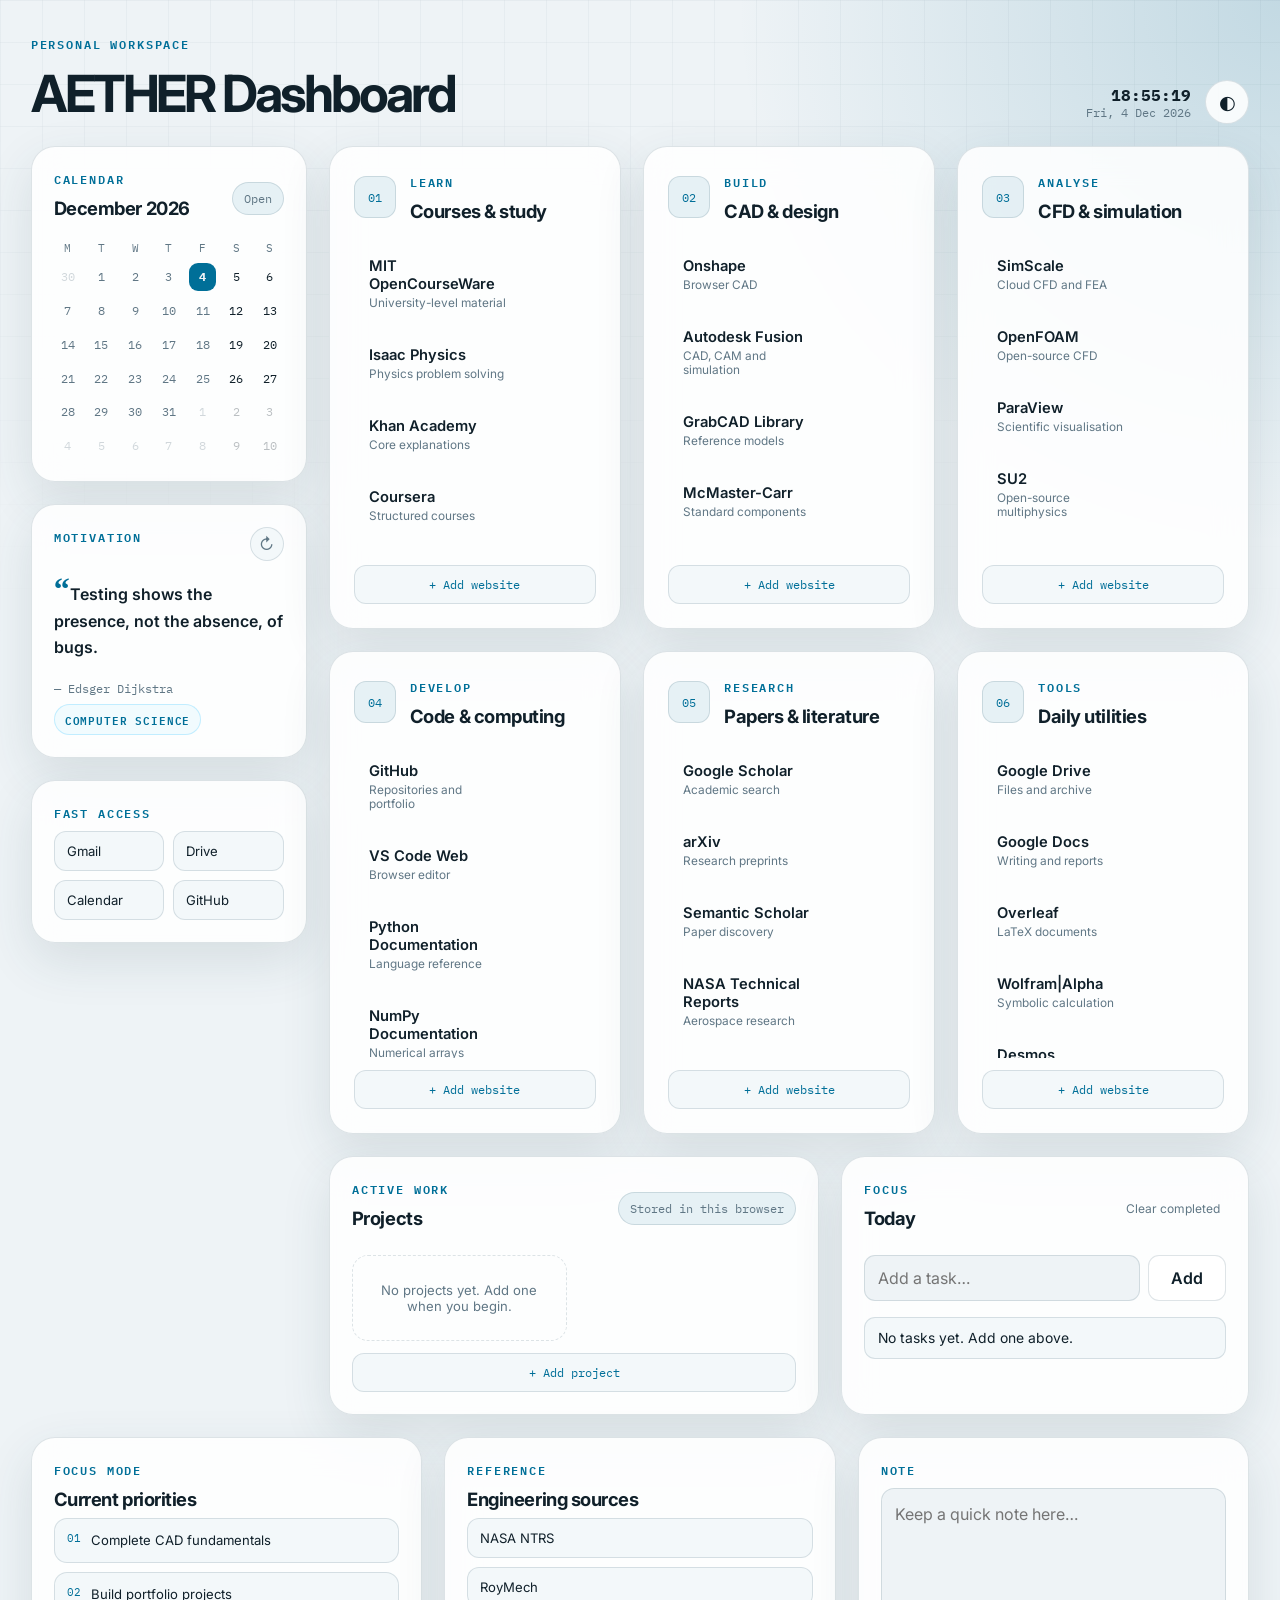
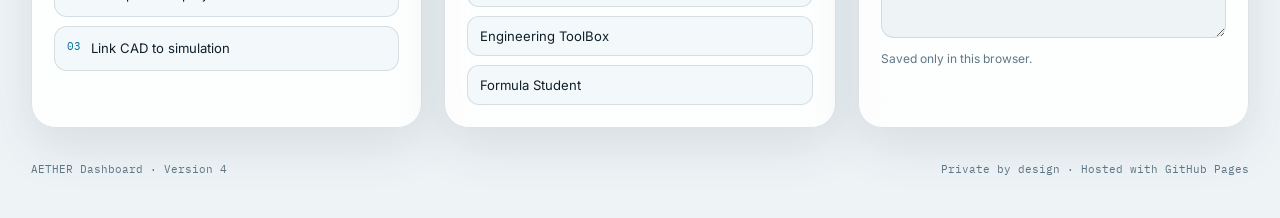
<file: index.html>
<!DOCTYPE html>
<html lang="en">
<head>
  <meta charset="UTF-8">
  <meta name="viewport" content="width=device-width, initial-scale=1.0">
  <meta name="description" content="AETHER personal engineering workspace">
  <title>AETHER Dashboard</title>
  <link rel="stylesheet" href="style.css?v=6">
</head>
<body>
  <div class="background-grid" aria-hidden="true"></div>

  <header class="topbar">
    <div>
      <p class="eyebrow">PERSONAL WORKSPACE</p>
      <h1>AETHER Dashboard</h1>
    </div>

    <div class="topbar-actions">
      <div class="clock" aria-label="Current date and time">
        <strong id="clock">--:--</strong>
        <span id="date">Loading date…</span>
      </div>
      <button id="themeToggle" class="icon-button" type="button" aria-label="Toggle colour theme">◐</button>
    </div>
  </header>

  <main class="workspace-shell">
    <aside class="left-rail">
      <section class="panel calendar-panel">
        <div class="section-title compact">
          <div>
            <p class="eyebrow">CALENDAR</p>
            <h2 id="calendarTitle">This month</h2>
          </div>
          <a class="text-link" href="https://calendar.google.com/" target="_blank" rel="noopener">Open</a>
        </div>
        <div class="weekday-row" aria-hidden="true">
          <span>M</span><span>T</span><span>W</span><span>T</span><span>F</span><span>S</span><span>S</span>
        </div>
        <div id="calendarGrid" class="calendar-grid" aria-label="Current month calendar"></div>
      </section>

      <section class="panel quote-panel">
        <div class="quote-heading">
          <p class="eyebrow">MOTIVATION</p>
          <button
            id="newQuoteButton"
            class="quote-refresh"
            type="button"
            aria-label="Show another quote"
            title="Show another quote"
          >↻</button>
        </div>

        <blockquote id="quoteText">Loading quote…</blockquote>
        <p id="quoteAuthor" class="quote-author"></p>
        <p id="quoteField" class="quote-field"></p>
      </section>

      <section class="panel mini-links-panel">
        <p class="eyebrow">FAST ACCESS</p>
        <div class="mini-links">
          <a href="https://mail.google.com/" target="_blank" rel="noopener">Gmail</a>
          <a href="https://drive.google.com/" target="_blank" rel="noopener">Drive</a>
          <a href="https://calendar.google.com/" target="_blank" rel="noopener">Calendar</a>
          <a href="https://github.com/" target="_blank" rel="noopener">GitHub</a>
        </div>
      </section>
    </aside>

    <div class="main-column">
<section class="dashboard-grid" aria-label="Dashboard links">
        <article class="link-card">
          <div class="card-heading">
            <span class="card-icon">01</span>
            <div>
              <p class="eyebrow">LEARN</p>
              <h2>Courses & study</h2>
            </div>
          </div>
          <div class="editable-card-body">
          <div class="link-list scrollable-list" data-category="learn"></div>
          <button class="add-link-button" type="button" data-add-link="learn">+ Add website</button>
        </div>
      </article>

        <article class="link-card">
          <div class="card-heading">
            <span class="card-icon">02</span>
            <div>
              <p class="eyebrow">BUILD</p>
              <h2>CAD & design</h2>
            </div>
          </div>
          <div class="editable-card-body">
          <div class="link-list scrollable-list" data-category="build"></div>
          <button class="add-link-button" type="button" data-add-link="build">+ Add website</button>
        </div>
      </article>

        <article class="link-card">
          <div class="card-heading">
            <span class="card-icon">03</span>
            <div>
              <p class="eyebrow">ANALYSE</p>
              <h2>CFD & simulation</h2>
            </div>
          </div>
          <div class="editable-card-body">
          <div class="link-list scrollable-list" data-category="analyse"></div>
          <button class="add-link-button" type="button" data-add-link="analyse">+ Add website</button>
        </div>
      </article>

        <article class="link-card">
          <div class="card-heading">
            <span class="card-icon">04</span>
            <div>
              <p class="eyebrow">DEVELOP</p>
              <h2>Code & computing</h2>
            </div>
          </div>
          <div class="editable-card-body">
          <div class="link-list scrollable-list" data-category="develop"></div>
          <button class="add-link-button" type="button" data-add-link="develop">+ Add website</button>
        </div>
      </article>

        <article class="link-card">
          <div class="card-heading">
            <span class="card-icon">05</span>
            <div>
              <p class="eyebrow">RESEARCH</p>
              <h2>Papers & literature</h2>
            </div>
          </div>
          <div class="editable-card-body">
          <div class="link-list scrollable-list" data-category="research"></div>
          <button class="add-link-button" type="button" data-add-link="research">+ Add website</button>
        </div>
      </article>

        <article class="link-card">
          <div class="card-heading">
            <span class="card-icon">06</span>
            <div>
              <p class="eyebrow">TOOLS</p>
              <h2>Daily utilities</h2>
            </div>
          </div>
          <div class="editable-card-body">
          <div class="link-list scrollable-list" data-category="tools"></div>
          <button class="add-link-button" type="button" data-add-link="tools">+ Add website</button>
        </div>
      </article>
      </section>

      <section class="lower-grid">
        <article class="panel">
          <div class="section-title">
            <div>
              <p class="eyebrow">ACTIVE WORK</p>
              <h2>Projects</h2>
            </div>
            <span class="status-badge">Stored in this browser</span>
          </div>

          <div class="project-manager">
            <div id="projectList" class="project-list scrollable-projects"></div>
            <button id="addProjectButton" class="add-project-button" type="button">+ Add project</button>
          </div>
        </article>

        <article class="panel">
          <div class="section-title">
            <div>
              <p class="eyebrow">FOCUS</p>
              <h2>Today</h2>
            </div>
            <button id="clearTasks" class="text-button" type="button">Clear completed</button>
          </div>

          <form id="taskForm" class="task-form">
            <label class="sr-only" for="taskInput">Add task</label>
            <input id="taskInput" type="text" maxlength="100" placeholder="Add a task…">
            <button type="submit">Add</button>
          </form>

          <ul id="taskList" class="task-list" aria-live="polite"></ul>
        </article>
      </section>
    </div>

    <aside class="right-rail">
      <section class="panel focus-panel">
        <p class="eyebrow">FOCUS MODE</p>
        <h2>Current priorities</h2>
        <div class="priority-stack">
          <div>
            <span>01</span>
            <p>Complete CAD fundamentals</p>
          </div>
          <div>
            <span>02</span>
            <p>Build portfolio projects</p>
          </div>
          <div>
            <span>03</span>
            <p>Link CAD to simulation</p>
          </div>
        </div>
      </section>

      <section class="panel resources-panel">
        <p class="eyebrow">REFERENCE</p>
        <h2>Engineering sources</h2>
        <div class="resource-links">
          <a href="https://ntrs.nasa.gov/" target="_blank" rel="noopener">NASA NTRS</a>
          <a href="https://www.roymech.co.uk/" target="_blank" rel="noopener">RoyMech</a>
          <a href="https://www.engineeringtoolbox.com/" target="_blank" rel="noopener">Engineering ToolBox</a>
          <a href="https://www.formulastudent.com/" target="_blank" rel="noopener">Formula Student</a>
        </div>
      </section>

      <section class="panel note-panel">
        <p class="eyebrow">NOTE</p>
        <textarea id="quickNote" maxlength="500" placeholder="Keep a quick note here…"></textarea>
        <small>Saved only in this browser.</small>
      </section>
    </aside>
  </main>

  <div id="modalBackdrop" class="modal-backdrop hidden" aria-hidden="true">
    <section id="linkModal" class="modal hidden" role="dialog" aria-modal="true" aria-labelledby="linkModalTitle">
      <div class="modal-header">
        <div>
          <p class="eyebrow">WEBSITE</p>
          <h2 id="linkModalTitle">Add website</h2>
        </div>
        <button class="modal-close" type="button" data-close-modal aria-label="Close">×</button>
      </div>
      <form id="linkForm" class="modal-form">
        <input id="linkCategory" type="hidden">
        <input id="linkEditIndex" type="hidden">
        <label>
          Website name
          <input id="linkName" type="text" maxlength="80" required>
        </label>
        <label>
          URL
          <input id="linkUrl" type="url" placeholder="https://..." required>
        </label>
        <label>
          Short description
          <input id="linkDescription" type="text" maxlength="100" placeholder="Optional">
        </label>
        <div class="modal-actions">
          <button class="secondary-button" type="button" data-close-modal>Cancel</button>
          <button class="primary-button" type="submit">Save website</button>
        </div>
      </form>
    </section>

    <section id="projectModal" class="modal hidden" role="dialog" aria-modal="true" aria-labelledby="projectModalTitle">
      <div class="modal-header">
        <div>
          <p class="eyebrow">PROJECT</p>
          <h2 id="projectModalTitle">Add project</h2>
        </div>
        <button class="modal-close" type="button" data-close-modal aria-label="Close">×</button>
      </div>
      <form id="projectForm" class="modal-form">
        <input id="projectEditIndex" type="hidden">
        <label>
          Project name
          <input id="projectName" type="text" maxlength="80" required>
        </label>
        <label>
          Description
          <textarea id="projectDescription" maxlength="180" placeholder="What is this project?"></textarea>
        </label>

        <div class="project-link-builder">
          <div class="builder-heading">
            <span>Relevant links</span>
            <button id="addProjectLinkRow" class="small-add-button" type="button">+ Add link</button>
          </div>
          <div id="projectLinkRows" class="project-link-rows"></div>
        </div>

        <div class="modal-actions">
          <button class="secondary-button" type="button" data-close-modal>Cancel</button>
          <button class="primary-button" type="submit">Save project</button>
        </div>
      </form>
    </section>

    <section id="projectDetailsModal" class="modal hidden" role="dialog" aria-modal="true" aria-labelledby="projectDetailsTitle">
      <div class="modal-header">
        <div>
          <p class="eyebrow">PROJECT DETAILS</p>
          <h2 id="projectDetailsTitle">Project</h2>
        </div>
        <button class="modal-close" type="button" data-close-modal aria-label="Close">×</button>
      </div>
      <p id="projectDetailsDescription" class="muted"></p>
      <div id="projectDetailsLinks" class="project-details-links"></div>
      <div class="modal-actions">
        <button id="deleteProjectButton" class="danger-button" type="button">Delete project</button>
        <button id="editProjectButton" class="secondary-button" type="button">Edit project</button>
      </div>
    </section>
  </div>

  <footer>
    <span>AETHER Dashboard · Version 4</span>
    <span>Private by design · Hosted with GitHub Pages</span>
  </footer>

  <script src="script.js?v=6"></script>
</body>
</html>
</file>
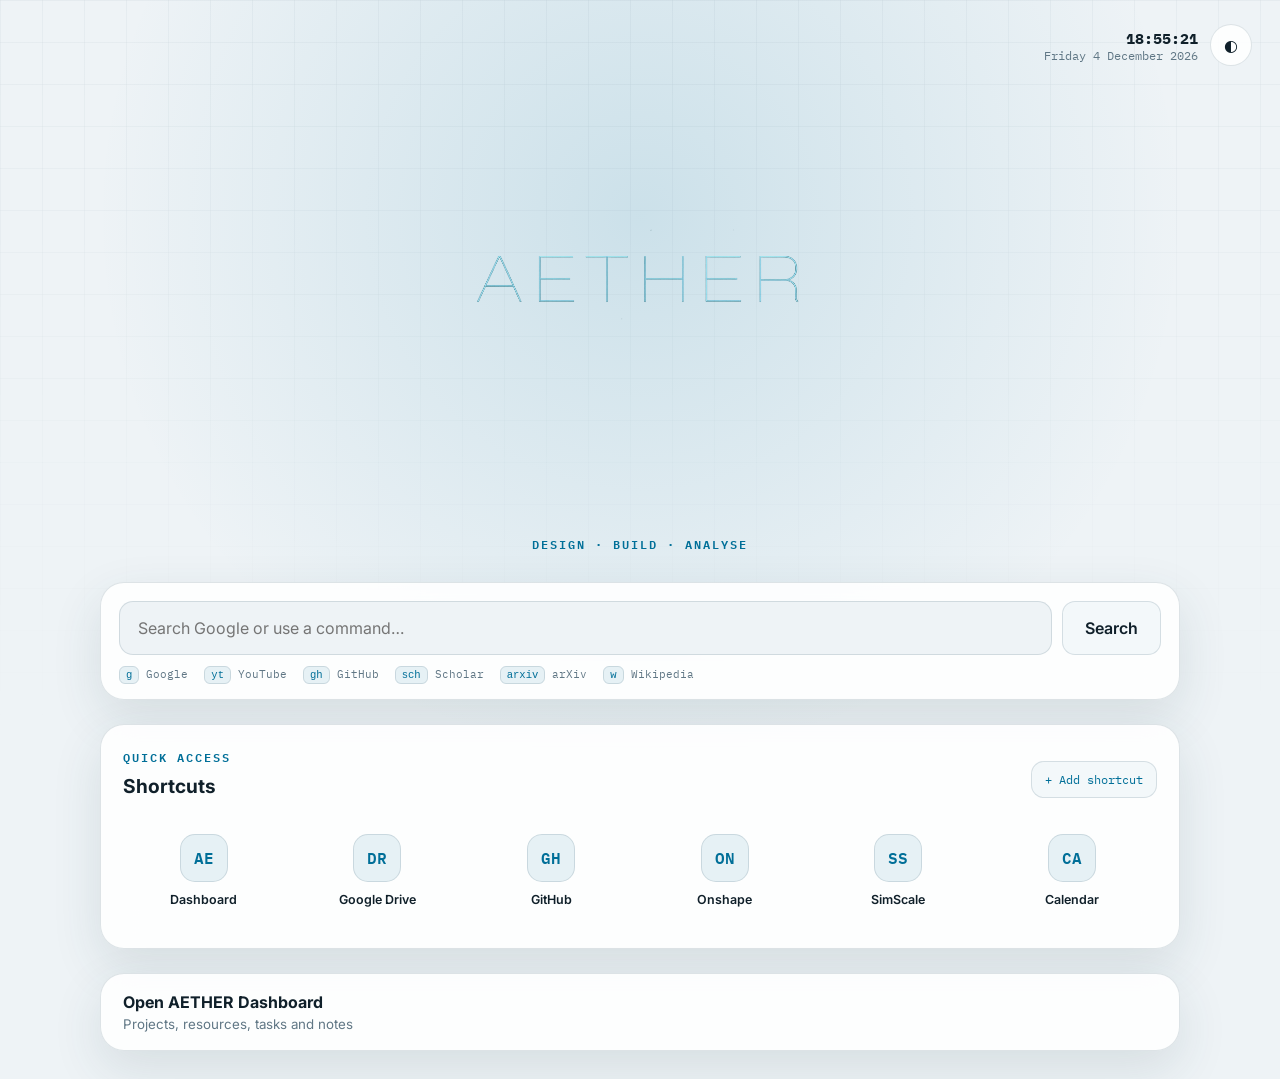
<file: portal.html>
<!DOCTYPE html>
<html lang="en">
<head>
  <meta charset="UTF-8">
  <meta name="viewport" content="width=device-width, initial-scale=1.0">
  <meta name="description" content="AETHER launch portal">
  <title>AETHER</title>
  <link rel="stylesheet" href="portal.css">
</head>
<body>
  <div class="background-grid" aria-hidden="true"></div>

  <main class="portal-shell">
    <section class="portal-header">
      <div class="date-block">
        <strong id="portalClock">--:--</strong>
        <span id="portalDate">Loading date…</span>
      </div>

      <button id="themeToggle" class="round-button" type="button" aria-label="Toggle colour theme">◐</button>
    </section>

    <section class="identity">
      <img src="assets/aether-logo.png" alt="AETHER" class="aether-logo">
      <p>DESIGN · BUILD · ANALYSE</p>
    </section>

    <section class="search-panel">
      <form id="searchForm" class="search-form">
        <label class="sr-only" for="searchInput">Search</label>
        <input
          id="searchInput"
          type="search"
          autocomplete="off"
          placeholder="Search Google or use a command…"
        >
        <button type="submit">Search</button>
      </form>

      <div class="command-help">
        <span><kbd>g</kbd> Google</span>
        <span><kbd>yt</kbd> YouTube</span>
        <span><kbd>gh</kbd> GitHub</span>
        <span><kbd>sch</kbd> Scholar</span>
        <span><kbd>arxiv</kbd> arXiv</span>
        <span><kbd>w</kbd> Wikipedia</span>
      </div>
    </section>

    <section class="shortcuts-section">
      <div class="section-heading">
        <div>
          <p class="eyebrow">QUICK ACCESS</p>
          <h1>Shortcuts</h1>
        </div>
        <button id="addShortcutButton" class="add-button" type="button">+ Add shortcut</button>
      </div>

      <div id="shortcutGrid" class="shortcut-grid" aria-live="polite"></div>
    </section>

    <a class="dashboard-button" href="index.html">
      <span>Open AETHER Dashboard</span>
      <small>Projects, resources, tasks and notes</small>
    </a>
  </main>

  <div id="modalBackdrop" class="modal-backdrop hidden" aria-hidden="true">
    <section class="modal" role="dialog" aria-modal="true" aria-labelledby="modalTitle">
      <div class="modal-header">
        <div>
          <p class="eyebrow">SHORTCUT</p>
          <h2 id="modalTitle">Add shortcut</h2>
        </div>
        <button id="closeModalButton" class="modal-close" type="button" aria-label="Close">×</button>
      </div>

      <form id="shortcutForm" class="modal-form">
        <input id="shortcutEditIndex" type="hidden">

        <label>
          Name
          <input id="shortcutName" type="text" maxlength="40" required>
        </label>

        <label>
          URL
          <input id="shortcutUrl" type="url" placeholder="https://..." required>
        </label>

        <label>
          Initials
          <input id="shortcutInitials" type="text" maxlength="3" placeholder="e.g. GH">
        </label>

        <div class="modal-actions">
          <button id="deleteShortcutButton" class="danger-button hidden" type="button">Delete</button>
          <button id="cancelShortcutButton" class="secondary-button" type="button">Cancel</button>
          <button class="primary-button" type="submit">Save shortcut</button>
        </div>
      </form>
    </section>
  </div>

  <script src="portal.js"></script>
</body>
</html>
</file>
<file: style.css>
@import url('https://fonts.googleapis.com/css2?family=IBM+Plex+Mono:wght@400;500;600&family=Inter:wght@400;500;600;700&display=swap');

:root {
  --bg: #081018;
  --surface: rgba(15, 27, 38, 0.84);
  --surface-solid: #0f1b26;
  --surface-hover: #152634;
  --border: rgba(160, 190, 210, 0.16);
  --text: #edf4f8;
  --muted: #91a7b6;
  --accent: #67d5ff;
  --accent-strong: #15bdf4;
  --accent-soft: rgba(103, 213, 255, 0.11);
  --success: #77e2b4;
  --shadow: 0 18px 50px rgba(0, 0, 0, 0.25);
}

body.light {
  --bg: #eef3f6;
  --surface: rgba(255, 255, 255, 0.86);
  --surface-solid: #ffffff;
  --surface-hover: #f3f8fa;
  --border: rgba(27, 65, 84, 0.14);
  --text: #10202a;
  --muted: #607785;
  --accent: #006f98;
  --accent-strong: #005f83;
  --accent-soft: rgba(0, 111, 152, 0.09);
  --success: #137a54;
  --shadow: 0 18px 50px rgba(40, 70, 85, 0.12);
}

* { box-sizing: border-box; }

html { scroll-behavior: smooth; }

body {
  min-height: 100vh;
  margin: 0;
  padding: 0 2.4vw;
  color: var(--text);
  background:
    radial-gradient(circle at top right, rgba(23, 115, 151, 0.20), transparent 34rem),
    var(--bg);
  font-family: Inter, system-ui, sans-serif;
  transition: background-color 180ms ease, color 180ms ease;
}

a { color: inherit; }
button, input, textarea { font: inherit; }
button, a { -webkit-tap-highlight-color: transparent; }

.background-grid {
  position: fixed;
  inset: 0;
  z-index: -1;
  opacity: 0.28;
  pointer-events: none;
  background-image:
    linear-gradient(var(--border) 1px, transparent 1px),
    linear-gradient(90deg, var(--border) 1px, transparent 1px);
  background-size: 42px 42px;
  mask-image: linear-gradient(to bottom, black, transparent 75%);
}

.topbar {
  width: 100%;
  max-width: 1900px;
  margin: 0 auto;
  padding: 34px 0 22px;
  display: flex;
  align-items: flex-end;
  justify-content: space-between;
  gap: 28px;
}

h1, h2, p { margin-top: 0; }

h1 {
  margin-bottom: 0;
  font-size: clamp(2rem, 4vw, 4.4rem);
  letter-spacing: -0.06em;
}

h2 {
  margin-bottom: 8px;
  font-size: 1.15rem;
  letter-spacing: -0.025em;
}

.eyebrow {
  margin-bottom: 8px;
  color: var(--accent);
  font-family: "IBM Plex Mono", monospace;
  font-size: 0.72rem;
  font-weight: 600;
  letter-spacing: 0.16em;
}

.muted { color: var(--muted); }

.topbar-actions {
  display: flex;
  align-items: center;
  gap: 14px;
}

.clock {
  display: grid;
  justify-items: end;
  color: var(--muted);
  font-family: "IBM Plex Mono", monospace;
  font-size: 0.75rem;
}

.clock strong {
  color: var(--text);
  font-size: 1rem;
}

.icon-button, .text-button, .search-form button, .task-form button {
  border: 1px solid var(--border);
  color: var(--text);
  background: var(--surface);
  cursor: pointer;
}

.icon-button {
  width: 44px;
  height: 44px;
  border-radius: 50%;
  font-size: 1.2rem;
}

.workspace-shell,
footer {
  width: 100%;
  max-width: 1900px;
  margin-inline: auto;
}

.workspace-shell {
  display: grid;
  grid-template-columns: minmax(220px, 0.72fr) minmax(720px, 2.55fr) minmax(220px, 0.78fr);
  gap: 22px;
  align-items: start;
}

.left-rail,
.right-rail {
  display: grid;
  gap: 22px;
  position: sticky;
  top: 18px;
}

.main-column {
  min-width: 0;
}

.panel,
.link-card {
  border: 1px solid var(--border);
  border-radius: 24px;
  background: var(--surface);
  box-shadow: var(--shadow);
  backdrop-filter: blur(16px);
}




.task-form input,
.note-panel textarea {
  min-width: 0;
  border: 1px solid var(--border);
  outline: none;
  color: var(--text);
  background: var(--bg);
}


.task-form button {
  padding: 0 22px;
  border-radius: 14px;
  font-weight: 600;
}

.task-form button:hover,
.icon-button:hover,
.text-button:hover {
  border-color: var(--accent);
  background: var(--accent-soft);
}


.status-badge,
.text-link {
  border: 1px solid var(--border);
  border-radius: 999px;
  color: var(--muted);
  background: var(--accent-soft);
  font-family: "IBM Plex Mono", monospace;
  font-size: 0.72rem;
  text-decoration: none;
}



.dashboard-grid {
  margin-top: 0;
  display: grid;
  grid-template-columns: repeat(3, minmax(0, 1fr));
  gap: 22px;
}

.link-card { padding: 24px; }

.card-heading {
  min-height: 52px;
  margin-bottom: 20px;
  display: flex;
  gap: 14px;
  align-items: center;
}

.card-heading h2 { margin-bottom: 0; }

.card-icon {
  display: grid;
  place-items: center;
  width: 42px;
  height: 42px;
  border: 1px solid var(--border);
  border-radius: 12px;
  color: var(--accent);
  background: var(--accent-soft);
  font-family: "IBM Plex Mono", monospace;
  font-size: 0.76rem;
}

.link-list { display: grid; gap: 8px; }

.link-list a {
  padding: 13px 14px;
  display: grid;
  gap: 3px;
  border: 1px solid transparent;
  border-radius: 13px;
  text-decoration: none;
  transition: 150ms ease;
}

.link-list a:hover {
  transform: translateX(3px);
  border-color: var(--border);
  background: var(--surface-hover);
}

.link-list span { font-size: 0.92rem; font-weight: 600; }
.link-list small { color: var(--muted); font-size: 0.74rem; }

.lower-grid {
  margin-top: 22px;
  display: grid;
  grid-template-columns: 1.35fr 0.65fr;
  gap: 22px;
}

.lower-grid .panel,
.left-rail .panel,
.right-rail .panel {
  padding: 22px;
}

.section-title {
  margin-bottom: 18px;
  display: flex;
  align-items: center;
  justify-content: space-between;
  gap: 15px;
}

.section-title.compact { margin-bottom: 14px; }
.status-badge, .text-link { padding: 8px 11px; }

.project-grid {
  display: grid;
  grid-template-columns: repeat(2, minmax(0, 1fr));
  gap: 10px;
}

.project {
  min-height: 105px;
  padding: 18px;
  display: grid;
  align-content: end;
  border: 1px solid var(--border);
  border-radius: 16px;
  text-decoration: none;
  background: linear-gradient(145deg, var(--surface-hover), transparent);
  transition: 150ms ease;
}

.project:hover { transform: translateY(-3px); border-color: var(--accent); }
.project span { font-weight: 700; }
.project small { margin-top: 5px; color: var(--muted); }

.task-form { display: flex; gap: 8px; }
.task-form input { flex: 1; padding: 12px 13px; border-radius: 11px; }
.task-form button { border-radius: 11px; }

.text-button {
  border: 0;
  color: var(--muted);
  background: none;
  font-size: 0.75rem;
}

.task-list {
  margin: 16px 0 0;
  padding: 0;
  display: grid;
  gap: 8px;
  list-style: none;
}

.task-list li {
  padding: 12px 13px;
  display: flex;
  align-items: center;
  gap: 10px;
  border: 1px solid var(--border);
  border-radius: 11px;
  background: var(--surface-hover);
}

.task-list input { accent-color: var(--accent); }
.task-list span { flex: 1; font-size: 0.87rem; }
.task-list li.completed span { color: var(--muted); text-decoration: line-through; }

.delete-task {
  border: 0;
  color: var(--muted);
  background: transparent;
  cursor: pointer;
}

.weekday-row,
.calendar-grid {
  display: grid;
  grid-template-columns: repeat(7, minmax(0, 1fr));
  gap: 6px;
}

.weekday-row {
  margin-bottom: 8px;
  color: var(--muted);
  font-family: "IBM Plex Mono", monospace;
  font-size: 0.66rem;
  text-align: center;
}

.calendar-day {
  aspect-ratio: 1;
  display: grid;
  place-items: center;
  border: 1px solid transparent;
  border-radius: 9px;
  color: var(--muted);
  font-family: "IBM Plex Mono", monospace;
  font-size: 0.72rem;
}

.calendar-day.current {
  color: var(--bg);
  background: var(--accent);
  font-weight: 700;
}

.calendar-day.other-month { opacity: 0.28; }
.calendar-day.weekend { color: var(--text); }

.snapshot-list,
.priority-stack,
.resource-links,
.mini-links {
  display: grid;
  gap: 9px;
}

.snapshot-list div,
.priority-stack div {
  padding: 12px;
  border: 1px solid var(--border);
  border-radius: 13px;
  background: var(--surface-hover);
}

.snapshot-list div {
  display: flex;
  justify-content: space-between;
  gap: 12px;
}

.snapshot-list span,
.note-panel small {
  color: var(--muted);
  font-size: 0.75rem;
}

.snapshot-list strong {
  color: var(--accent);
  font-family: "IBM Plex Mono", monospace;
  font-size: 0.76rem;
}

.mini-links {
  grid-template-columns: repeat(2, minmax(0, 1fr));
}

.mini-links a,
.resource-links a {
  padding: 11px 12px;
  border: 1px solid var(--border);
  border-radius: 12px;
  text-decoration: none;
  font-size: 0.82rem;
  background: var(--surface-hover);
}

.mini-links a:hover,
.resource-links a:hover {
  border-color: var(--accent);
}

.priority-stack div {
  display: grid;
  grid-template-columns: auto 1fr;
  gap: 10px;
  align-items: start;
}

.priority-stack span {
  color: var(--accent);
  font-family: "IBM Plex Mono", monospace;
  font-size: 0.7rem;
}

.priority-stack p {
  margin-bottom: 0;
  color: var(--text);
  font-size: 0.82rem;
  line-height: 1.45;
}

.note-panel textarea {
  width: 100%;
  min-height: 150px;
  padding: 13px;
  resize: vertical;
  border-radius: 13px;
  line-height: 1.5;
}

.note-panel small {
  display: block;
  margin-top: 9px;
}

footer {
  padding: 34px 0 42px;
  display: flex;
  justify-content: space-between;
  gap: 24px;
  color: var(--muted);
  font-family: "IBM Plex Mono", monospace;
  font-size: 0.7rem;
}

.sr-only {
  position: absolute;
  width: 1px;
  height: 1px;
  padding: 0;
  overflow: hidden;
  clip: rect(0, 0, 0, 0);
  white-space: nowrap;
  border: 0;
}

@media (max-width: 1450px) {
  .workspace-shell {
    grid-template-columns: minmax(210px, 0.72fr) minmax(700px, 2.4fr);
  }

  .right-rail {
    position: static;
    grid-column: 1 / -1;
    grid-template-columns: repeat(3, minmax(0, 1fr));
  }
}

@media (max-width: 1120px) {
  .workspace-shell {
    grid-template-columns: 1fr;
  }

  .left-rail,
  .right-rail {
    position: static;
    grid-template-columns: repeat(3, minmax(0, 1fr));
  }

  .dashboard-grid {
    grid-template-columns: repeat(2, minmax(0, 1fr));
  }
}

@media (max-width: 760px) {
  body { padding: 0 18px; }

  .topbar {
    padding-top: 26px;
    align-items: flex-start;
  }

  .clock { display: none; }

  .left-rail,
  .right-rail,
  .dashboard-grid,
  .lower-grid,
  .project-grid {
    grid-template-columns: 1fr;
  }

  .search-form { flex-direction: column; }
  .search-form button { padding: 15px; }

  .section-title,
  footer {
    align-items: flex-start;
    flex-direction: column;
  }
}


/* Version 3: editable links and projects */
.editable-card-body {
  display: grid;
  gap: 12px;
}

.scrollable-list {
  max-height: 310px;
  overflow-y: auto;
  padding-right: 4px;
  scrollbar-width: thin;
  scrollbar-color: var(--accent-soft) transparent;
}

.scrollable-list::-webkit-scrollbar,
.scrollable-projects::-webkit-scrollbar {
  width: 8px;
}

.scrollable-list::-webkit-scrollbar-thumb,
.scrollable-projects::-webkit-scrollbar-thumb {
  border-radius: 999px;
  background: var(--accent-soft);
}

.link-row {
  position: relative;
  display: grid;
  grid-template-columns: 1fr auto;
  gap: 8px;
  align-items: center;
}

.link-row > a {
  min-width: 0;
}

.link-controls {
  display: flex;
  gap: 4px;
  opacity: 0;
  transition: opacity 140ms ease;
}

.link-row:hover .link-controls {
  opacity: 1;
}

.mini-control {
  width: 29px;
  height: 29px;
  border: 1px solid var(--border);
  border-radius: 8px;
  color: var(--muted);
  background: var(--surface-hover);
  cursor: pointer;
}

.mini-control:hover {
  color: var(--text);
  border-color: var(--accent);
}

.add-link-button,
.add-project-button,
.small-add-button,
.primary-button,
.secondary-button,
.danger-button {
  border: 1px solid var(--border);
  border-radius: 12px;
  color: var(--text);
  background: var(--surface-hover);
  cursor: pointer;
}

.add-link-button,
.add-project-button {
  width: 100%;
  padding: 11px 13px;
  color: var(--accent);
  font-family: "IBM Plex Mono", monospace;
  font-size: 0.74rem;
}

.add-link-button:hover,
.add-project-button:hover,
.small-add-button:hover,
.primary-button:hover,
.secondary-button:hover {
  border-color: var(--accent);
  background: var(--accent-soft);
}

.project-manager {
  display: grid;
  gap: 12px;
}

.scrollable-projects {
  max-height: 330px;
  overflow-y: auto;
  padding-right: 4px;
}

.project-list {
  display: grid;
  grid-template-columns: repeat(2, minmax(0, 1fr));
  gap: 10px;
}

.project-card-button {
  min-height: 112px;
  padding: 18px;
  display: grid;
  align-content: end;
  text-align: left;
  border: 1px solid var(--border);
  border-radius: 16px;
  color: var(--text);
  background: linear-gradient(145deg, var(--surface-hover), transparent);
  cursor: pointer;
  transition: 150ms ease;
}

.project-card-button:hover {
  transform: translateY(-3px);
  border-color: var(--accent);
}

.project-card-button strong {
  font-size: 0.95rem;
}

.project-card-button small {
  margin-top: 5px;
  color: var(--muted);
  line-height: 1.4;
}

.empty-state {
  padding: 26px 18px;
  border: 1px dashed var(--border);
  border-radius: 16px;
  color: var(--muted);
  text-align: center;
  font-size: 0.82rem;
}

.modal-backdrop {
  position: fixed;
  inset: 0;
  z-index: 1000;
  display: grid;
  place-items: center;
  padding: 24px;
  background: rgba(2, 8, 13, 0.72);
  backdrop-filter: blur(10px);
}

.hidden {
  display: none !important;
}

.modal {
  width: min(620px, 100%);
  max-height: min(82vh, 760px);
  overflow-y: auto;
  padding: 24px;
  border: 1px solid var(--border);
  border-radius: 24px;
  color: var(--text);
  background: var(--surface-solid);
  box-shadow: var(--shadow);
}

.modal-header {
  margin-bottom: 20px;
  display: flex;
  align-items: flex-start;
  justify-content: space-between;
  gap: 20px;
}

.modal-close {
  width: 38px;
  height: 38px;
  border: 1px solid var(--border);
  border-radius: 50%;
  color: var(--muted);
  background: var(--surface-hover);
  cursor: pointer;
  font-size: 1.2rem;
}

.modal-form {
  display: grid;
  gap: 15px;
}

.modal-form label {
  display: grid;
  gap: 7px;
  color: var(--muted);
  font-size: 0.78rem;
}

.modal-form input,
.modal-form textarea {
  width: 100%;
  padding: 12px 13px;
  border: 1px solid var(--border);
  border-radius: 11px;
  outline: none;
  color: var(--text);
  background: var(--bg);
}

.modal-form textarea {
  min-height: 95px;
  resize: vertical;
}

.modal-actions {
  margin-top: 6px;
  display: flex;
  justify-content: flex-end;
  gap: 9px;
}

.primary-button,
.secondary-button,
.danger-button {
  padding: 11px 14px;
}

.primary-button {
  color: var(--bg);
  border-color: var(--accent);
  background: var(--accent);
  font-weight: 700;
}

.danger-button {
  margin-right: auto;
  color: #ff9c9c;
  border-color: rgba(255, 100, 100, 0.25);
}

.project-link-builder {
  padding: 14px;
  border: 1px solid var(--border);
  border-radius: 14px;
  background: var(--surface-hover);
}

.builder-heading {
  margin-bottom: 11px;
  display: flex;
  align-items: center;
  justify-content: space-between;
  gap: 12px;
}

.builder-heading span {
  font-weight: 600;
}

.small-add-button {
  padding: 7px 10px;
  color: var(--accent);
  font-size: 0.72rem;
}

.project-link-rows {
  display: grid;
  gap: 9px;
}

.project-link-row {
  display: grid;
  grid-template-columns: 0.8fr 1.6fr auto;
  gap: 8px;
}

.project-link-row input {
  min-width: 0;
}

.remove-row-button {
  width: 38px;
  border: 1px solid var(--border);
  border-radius: 10px;
  color: var(--muted);
  background: var(--surface-solid);
  cursor: pointer;
}

.project-details-links {
  margin: 18px 0;
  display: grid;
  gap: 9px;
}

.project-details-links a {
  padding: 12px 13px;
  border: 1px solid var(--border);
  border-radius: 12px;
  text-decoration: none;
  background: var(--surface-hover);
}

.project-details-links a:hover {
  border-color: var(--accent);
}

@media (max-width: 760px) {
  .project-list {
    grid-template-columns: 1fr;
  }

  .project-link-row {
    grid-template-columns: 1fr;
  }

  .remove-row-button {
    width: 100%;
    height: 38px;
  }

  .link-controls {
    opacity: 1;
  }
}


/* Online motivational quote panel */
.quote-panel {
  min-height: 210px;
  display: flex;
  flex-direction: column;
  justify-content: space-between;
}

.quote-heading {
  display: flex;
  align-items: flex-start;
  justify-content: space-between;
  gap: 12px;
}

.quote-refresh {
  width: 34px;
  height: 34px;
  display: grid;
  place-items: center;
  border: 1px solid var(--border);
  border-radius: 50%;
  color: var(--muted);
  background: var(--surface-hover);
  cursor: pointer;
  font-size: 1rem;
  transition:
    color 150ms ease,
    border-color 150ms ease,
    transform 150ms ease,
    opacity 150ms ease;
}

.quote-refresh:hover:not(:disabled) {
  color: var(--accent);
  border-color: var(--accent);
  transform: rotate(30deg);
}

.quote-refresh:disabled {
  cursor: wait;
  opacity: 0.45;
}

.quote-panel blockquote {
  margin: 20px 0;
  color: var(--text);
  font-size: 1rem;
  font-weight: 600;
  line-height: 1.65;
}

.quote-panel blockquote::before {
  content: "“";
  color: var(--accent);
  font-family: Georgia, serif;
  font-size: 2rem;
  line-height: 0;
}

.quote-author {
  margin: 0;
  color: var(--muted);
  font-family: "IBM Plex Mono", monospace;
  font-size: 0.72rem;
}


/* Dashboard without hero */
.main-column > .dashboard-grid {
  margin-top: 0;
}

/* Quote discipline badge */

.quote-field {
  width: fit-content;
  max-width: 100%;
  margin: 8px 0 0;
  padding: 5px 10px;
  border: 1px solid rgba(103, 213, 255, 0.35);
  border-radius: 999px;
  color: var(--accent);
  background: rgba(103, 213, 255, 0.08);
  font-family: "IBM Plex Mono", monospace;
  font-size: 0.66rem;
  font-weight: 600;
  letter-spacing: 0.08em;
  text-transform: uppercase;
}
</file>
<file: portal.css>
@import url('https://fonts.googleapis.com/css2?family=IBM+Plex+Mono:wght@400;500;600&family=Inter:wght@400;500;600;700&display=swap');

:root {
  --bg: #081018;
  --surface: rgba(15, 27, 38, 0.86);
  --surface-hover: #152634;
  --border: rgba(160, 190, 210, 0.16);
  --text: #edf4f8;
  --muted: #91a7b6;
  --accent: #67d5ff;
  --accent-soft: rgba(103, 213, 255, 0.11);
  --shadow: 0 18px 50px rgba(0, 0, 0, 0.25);
}

body.light {
  --bg: #eef3f6;
  --surface: rgba(255, 255, 255, 0.88);
  --surface-hover: #f3f8fa;
  --border: rgba(27, 65, 84, 0.14);
  --text: #10202a;
  --muted: #607785;
  --accent: #006f98;
  --accent-soft: rgba(0, 111, 152, 0.09);
  --shadow: 0 18px 50px rgba(40, 70, 85, 0.12);
}

* { box-sizing: border-box; }

html, body {
  min-height: 100%;
}

body {
  margin: 0;
  padding: 28px;
  color: var(--text);
  background:
    radial-gradient(circle at 50% 20%, rgba(24, 129, 169, 0.16), transparent 34rem),
    var(--bg);
  font-family: Inter, system-ui, sans-serif;
}

button, input { font: inherit; }

.background-grid {
  position: fixed;
  inset: 0;
  z-index: -1;
  opacity: 0.28;
  background-image:
    linear-gradient(var(--border) 1px, transparent 1px),
    linear-gradient(90deg, var(--border) 1px, transparent 1px);
  background-size: 42px 42px;
  mask-image: linear-gradient(to bottom, black, transparent 85%);
}

.portal-shell {
  width: min(1080px, 100%);
  min-height: calc(100vh - 56px);
  margin: 0 auto;
  display: grid;
  align-content: center;
  gap: 24px;
}

.portal-header {
  position: fixed;
  top: 24px;
  right: 28px;
  display: flex;
  align-items: center;
  gap: 12px;
}

.date-block {
  display: grid;
  justify-items: end;
  color: var(--muted);
  font-family: "IBM Plex Mono", monospace;
  font-size: 0.72rem;
}

.date-block strong {
  color: var(--text);
  font-size: 0.95rem;
}

.round-button {
  width: 42px;
  height: 42px;
  border: 1px solid var(--border);
  border-radius: 50%;
  color: var(--text);
  background: var(--surface);
  cursor: pointer;
}

.identity {
  display: grid;
  justify-items: center;
  text-align: center;
}

.aether-logo {
  width: min(530px, 72vw);
  height: auto;
  mix-blend-mode: screen;
  filter: contrast(1.15) brightness(1.1);
  user-select: none;
  pointer-events: none;
}

body.light .aether-logo {
  mix-blend-mode: multiply;
  filter: contrast(1.1);
}

.identity p,
.eyebrow {
  color: var(--accent);
  font-family: "IBM Plex Mono", monospace;
  font-size: 0.72rem;
  font-weight: 600;
  letter-spacing: 0.17em;
}

.identity p {
  margin: -24px 0 0;
}

.search-panel,
.shortcuts-section,
.dashboard-button {
  border: 1px solid var(--border);
  border-radius: 24px;
  background: var(--surface);
  box-shadow: var(--shadow);
  backdrop-filter: blur(16px);
}

.search-panel {
  padding: 18px;
}

.search-form {
  display: flex;
  gap: 10px;
}

.search-form input {
  min-width: 0;
  flex: 1;
  padding: 16px 18px;
  border: 1px solid var(--border);
  border-radius: 14px;
  outline: none;
  color: var(--text);
  background: var(--bg);
}

.search-form input:focus {
  border-color: var(--accent);
  box-shadow: 0 0 0 4px var(--accent-soft);
}

.search-form button,
.add-button,
.primary-button,
.secondary-button,
.danger-button {
  border: 1px solid var(--border);
  border-radius: 13px;
  color: var(--text);
  background: var(--surface-hover);
  cursor: pointer;
}

.search-form button {
  padding: 0 22px;
  font-weight: 600;
}

.command-help {
  margin-top: 12px;
  display: flex;
  flex-wrap: wrap;
  gap: 10px 16px;
  color: var(--muted);
  font-family: "IBM Plex Mono", monospace;
  font-size: 0.66rem;
}

kbd {
  padding: 2px 6px;
  border: 1px solid var(--border);
  border-radius: 6px;
  color: var(--accent);
  background: var(--accent-soft);
}

.shortcuts-section {
  padding: 22px;
}

.section-heading {
  margin-bottom: 16px;
  display: flex;
  align-items: flex-end;
  justify-content: space-between;
  gap: 20px;
}

.section-heading h1 {
  margin: 0;
  font-size: 1.2rem;
}

.eyebrow {
  margin: 0 0 7px;
}

.add-button {
  padding: 10px 13px;
  color: var(--accent);
  font-family: "IBM Plex Mono", monospace;
  font-size: 0.72rem;
}

.shortcut-grid {
  max-height: 310px;
  overflow-y: auto;
  display: grid;
  grid-template-columns: repeat(6, minmax(0, 1fr));
  gap: 12px;
  padding-right: 4px;
}

.shortcut-card {
  position: relative;
  min-width: 0;
}

.shortcut-link {
  min-height: 112px;
  padding: 14px 8px;
  display: grid;
  justify-items: center;
  align-content: center;
  gap: 10px;
  border: 1px solid transparent;
  border-radius: 16px;
  color: var(--text);
  text-decoration: none;
  transition: 150ms ease;
}

.shortcut-link:hover {
  transform: translateY(-3px);
  border-color: var(--border);
  background: var(--surface-hover);
}

.shortcut-icon {
  width: 48px;
  height: 48px;
  display: grid;
  place-items: center;
  border: 1px solid var(--border);
  border-radius: 15px;
  color: var(--accent);
  background: var(--accent-soft);
  font-family: "IBM Plex Mono", monospace;
  font-weight: 600;
}

.shortcut-name {
  max-width: 100%;
  overflow: hidden;
  text-overflow: ellipsis;
  font-size: 0.78rem;
  font-weight: 600;
  white-space: nowrap;
}

.edit-shortcut {
  position: absolute;
  top: 5px;
  right: 5px;
  width: 28px;
  height: 28px;
  display: grid;
  place-items: center;
  border: 1px solid var(--border);
  border-radius: 8px;
  opacity: 0;
  color: var(--muted);
  background: var(--surface-hover);
  cursor: pointer;
  transition: opacity 140ms ease;
}

.shortcut-card:hover .edit-shortcut {
  opacity: 1;
}

.empty-state {
  grid-column: 1 / -1;
  padding: 28px;
  border: 1px dashed var(--border);
  border-radius: 16px;
  color: var(--muted);
  text-align: center;
}

.dashboard-button {
  padding: 18px 22px;
  display: grid;
  gap: 4px;
  color: var(--text);
  text-decoration: none;
  transition: 150ms ease;
}

.dashboard-button:hover {
  transform: translateY(-2px);
  border-color: var(--accent);
}

.dashboard-button span {
  font-weight: 700;
}

.dashboard-button small {
  color: var(--muted);
}

.modal-backdrop {
  position: fixed;
  inset: 0;
  z-index: 1000;
  display: grid;
  place-items: center;
  padding: 24px;
  background: rgba(2, 8, 13, 0.76);
  backdrop-filter: blur(10px);
}

.hidden { display: none !important; }

.modal {
  width: min(520px, 100%);
  padding: 24px;
  border: 1px solid var(--border);
  border-radius: 24px;
  color: var(--text);
  background: #0f1b26;
  box-shadow: var(--shadow);
}

body.light .modal {
  background: #ffffff;
}

.modal-header {
  margin-bottom: 20px;
  display: flex;
  align-items: flex-start;
  justify-content: space-between;
  gap: 18px;
}

.modal-header h2 {
  margin: 0;
}

.modal-close {
  width: 38px;
  height: 38px;
  border: 1px solid var(--border);
  border-radius: 50%;
  color: var(--muted);
  background: var(--surface-hover);
  cursor: pointer;
}

.modal-form {
  display: grid;
  gap: 15px;
}

.modal-form label {
  display: grid;
  gap: 7px;
  color: var(--muted);
  font-size: 0.78rem;
}

.modal-form input {
  padding: 12px 13px;
  border: 1px solid var(--border);
  border-radius: 11px;
  outline: none;
  color: var(--text);
  background: var(--bg);
}

.modal-actions {
  margin-top: 5px;
  display: flex;
  justify-content: flex-end;
  gap: 9px;
}

.primary-button,
.secondary-button,
.danger-button {
  padding: 10px 14px;
}

.primary-button {
  color: var(--bg);
  border-color: var(--accent);
  background: var(--accent);
  font-weight: 700;
}

.danger-button {
  margin-right: auto;
  color: #ff9c9c;
  border-color: rgba(255, 100, 100, 0.28);
}

.sr-only {
  position: absolute;
  width: 1px;
  height: 1px;
  overflow: hidden;
  clip: rect(0, 0, 0, 0);
  white-space: nowrap;
}

@media (max-width: 850px) {
  .shortcut-grid {
    grid-template-columns: repeat(4, minmax(0, 1fr));
  }
}

@media (max-width: 580px) {
  body { padding: 18px; }

  .portal-header {
    position: static;
    justify-content: flex-end;
  }

  .portal-shell {
    min-height: auto;
    align-content: start;
  }

  .search-form {
    flex-direction: column;
  }

  .search-form button {
    padding: 14px;
  }

  .shortcut-grid {
    grid-template-columns: repeat(3, minmax(0, 1fr));
  }

  .identity p {
    margin-top: -10px;
  }

  .edit-shortcut {
    opacity: 1;
  }
}
</file>
